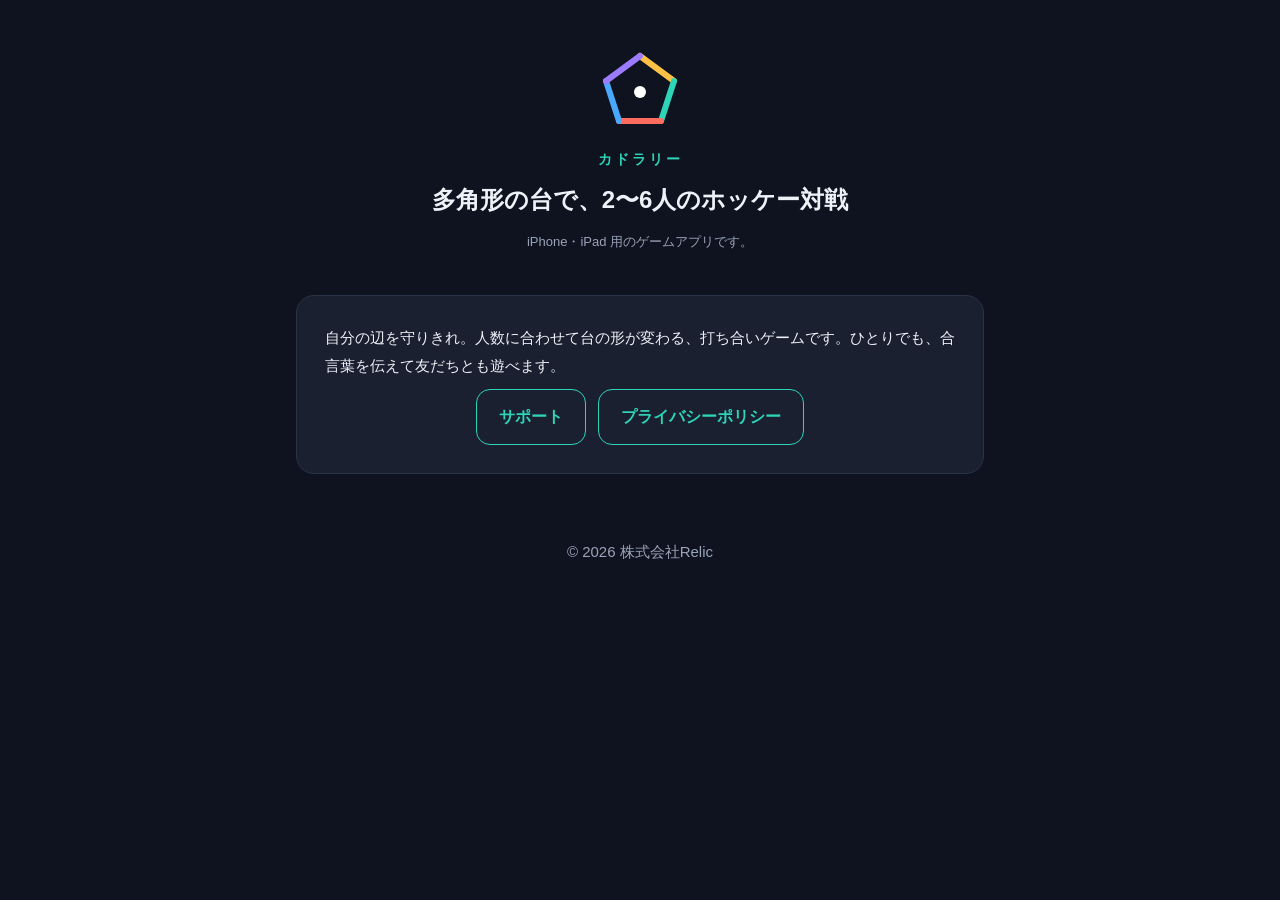
<file: index.html>
<!DOCTYPE html>
<html lang="ja">
<head>
<meta charset="UTF-8">
<meta name="viewport" content="width=device-width, initial-scale=1.0">
<title>カドラリー</title>
<link rel="stylesheet" href="style.css">
</head>
<body>
<header>
  <svg width="84" height="84" viewBox="0 0 84 84" aria-hidden="true"><g fill="none" stroke-width="6" stroke-linecap="round"><line x1="42" y1="8" x2="76" y2="33" stroke="#ffc145"/><line x1="76" y1="33" x2="63" y2="73" stroke="#2dd4b8"/><line x1="63" y1="73" x2="21" y2="73" stroke="#ff6b5e"/><line x1="21" y1="73" x2="8" y2="33" stroke="#4aa8ff"/><line x1="8" y1="33" x2="42" y2="8" stroke="#9b7bff"/></g><circle cx="42" cy="44" r="6" fill="#fff"/></svg>
  <p class="app">カドラリー</p>
  <h1>多角形の台で、2〜6人のホッケー対戦</h1>
  <p class="note">iPhone・iPad 用のゲームアプリです。</p>
</header>
<main>
  <section>
    <p class="lead">自分の辺を守りきれ。人数に合わせて台の形が変わる、打ち合いゲームです。ひとりでも、合言葉を伝えて友だちとも遊べます。</p>
    <div class="links">
      <a href="support.html">サポート</a>
      <a href="privacy.html">プライバシーポリシー</a>
    </div>
  </section>
</main>
<footer><p>© 2026 株式会社Relic</p></footer>
</body>
</html>
</file>
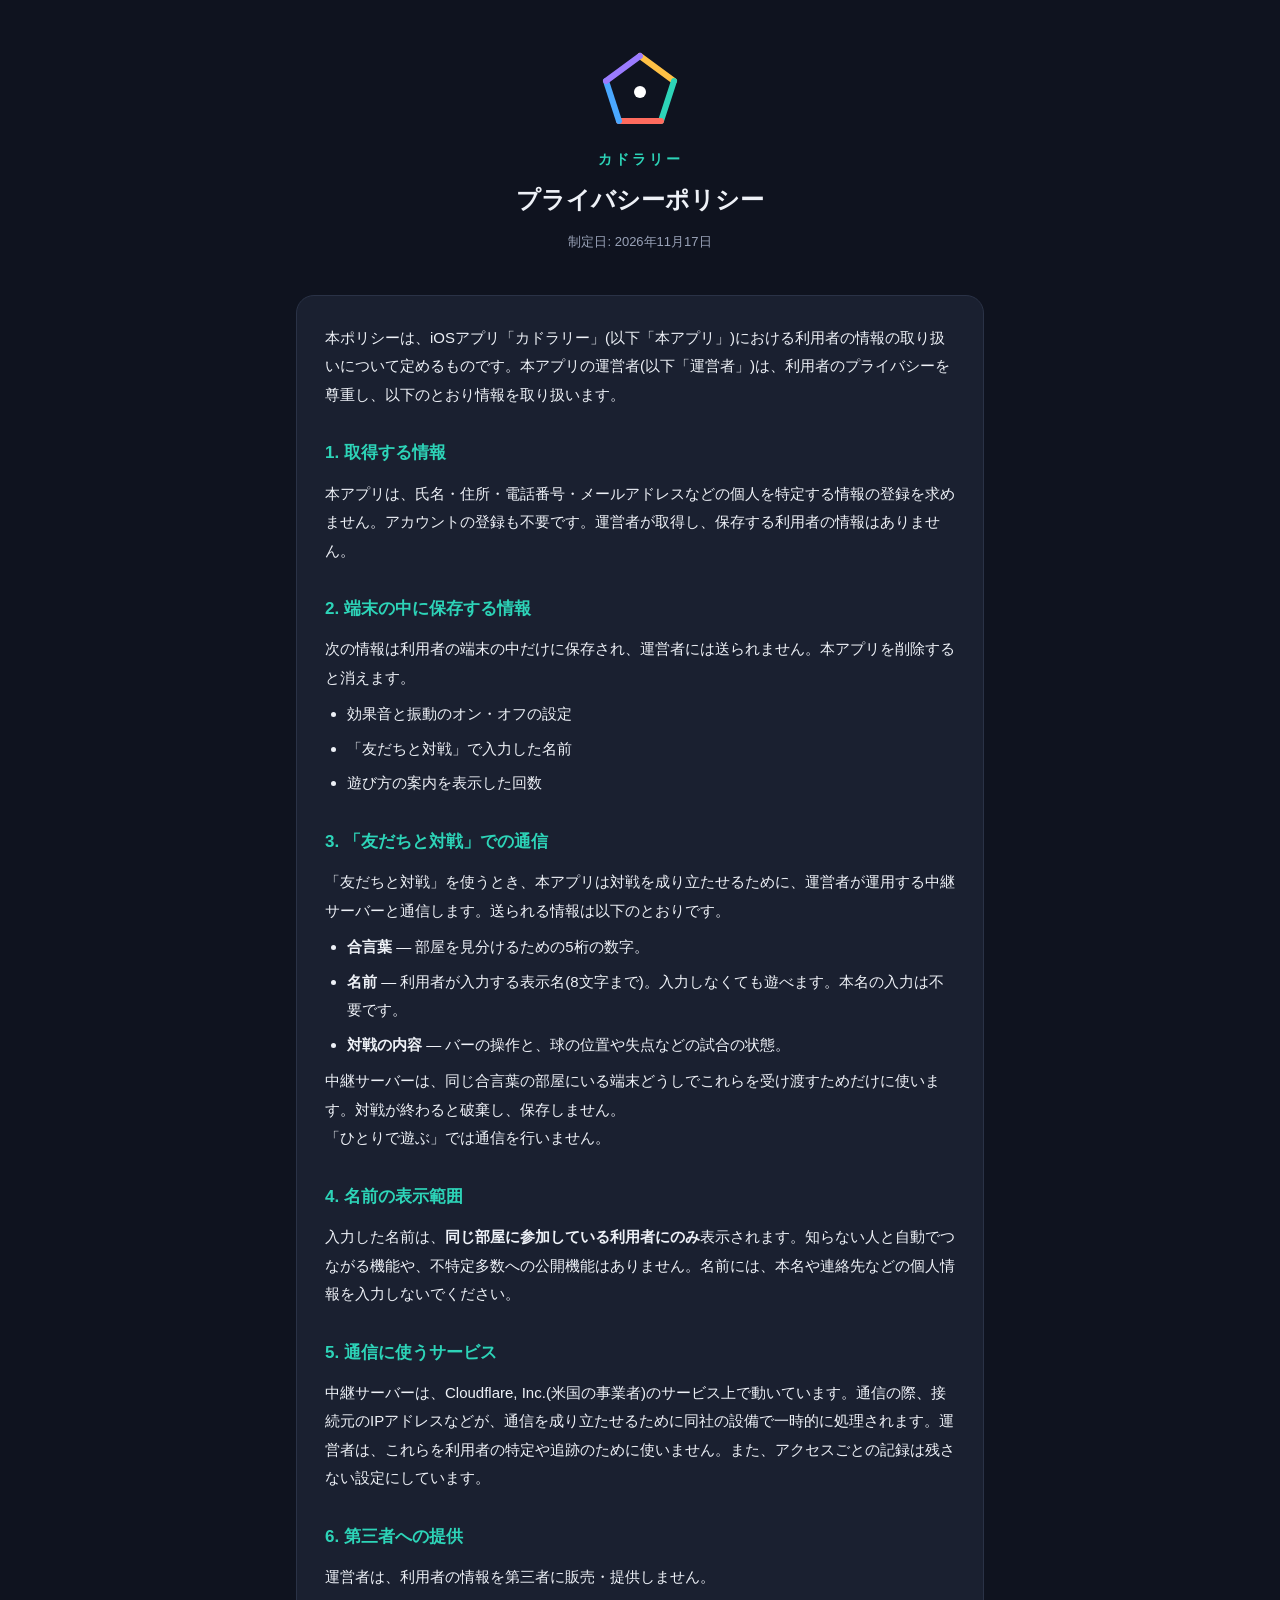
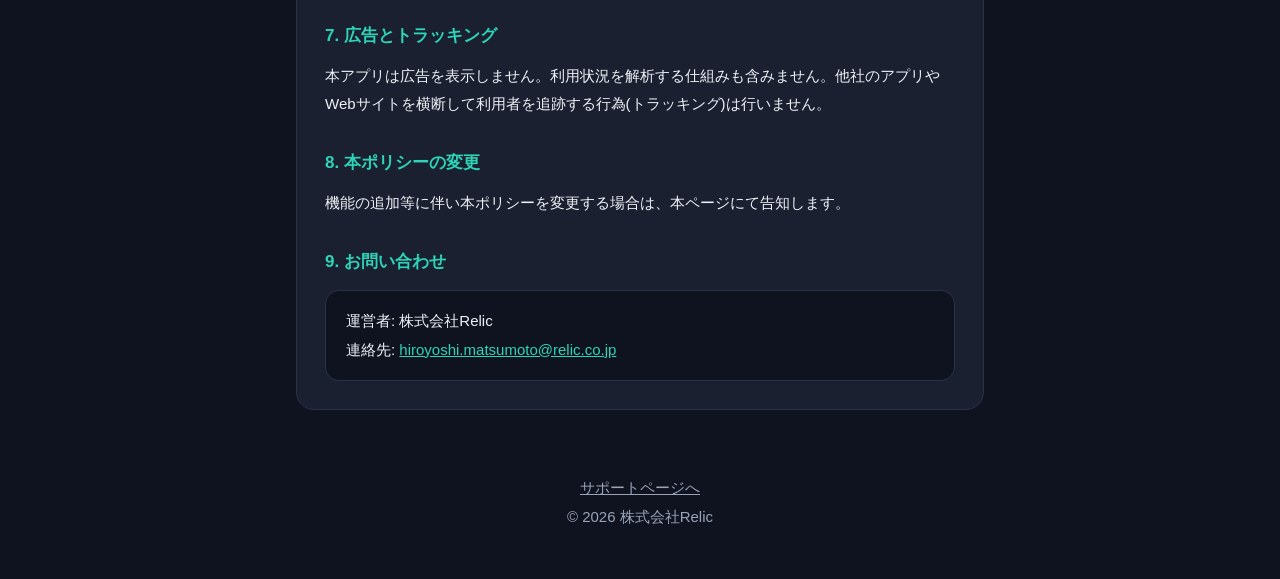
<file: privacy.html>
<!DOCTYPE html>
<html lang="ja">
<head>
<meta charset="UTF-8">
<meta name="viewport" content="width=device-width, initial-scale=1.0">
<title>プライバシーポリシー | カドラリー</title>
<link rel="stylesheet" href="style.css">
</head>
<body>
<header>
  <svg width="84" height="84" viewBox="0 0 84 84" aria-hidden="true"><g fill="none" stroke-width="6" stroke-linecap="round"><line x1="42" y1="8" x2="76" y2="33" stroke="#ffc145"/><line x1="76" y1="33" x2="63" y2="73" stroke="#2dd4b8"/><line x1="63" y1="73" x2="21" y2="73" stroke="#ff6b5e"/><line x1="21" y1="73" x2="8" y2="33" stroke="#4aa8ff"/><line x1="8" y1="33" x2="42" y2="8" stroke="#9b7bff"/></g><circle cx="42" cy="44" r="6" fill="#fff"/></svg>
  <p class="app">カドラリー</p>
  <h1>プライバシーポリシー</h1>
  <p class="note">制定日: 2026年11月17日</p>
</header>
<main>
  <article>
    <p class="lead">本ポリシーは、iOSアプリ「カドラリー」(以下「本アプリ」)における利用者の情報の取り扱いについて定めるものです。本アプリの運営者(以下「運営者」)は、利用者のプライバシーを尊重し、以下のとおり情報を取り扱います。</p>

    <h2>1. 取得する情報</h2>
    <p>本アプリは、氏名・住所・電話番号・メールアドレスなどの個人を特定する情報の登録を求めません。アカウントの登録も不要です。運営者が取得し、保存する利用者の情報はありません。</p>

    <h2>2. 端末の中に保存する情報</h2>
    <p>次の情報は利用者の端末の中だけに保存され、運営者には送られません。本アプリを削除すると消えます。</p>
    <ul>
      <li>効果音と振動のオン・オフの設定</li>
      <li>「友だちと対戦」で入力した名前</li>
      <li>遊び方の案内を表示した回数</li>
    </ul>

    <h2>3. 「友だちと対戦」での通信</h2>
    <p>「友だちと対戦」を使うとき、本アプリは対戦を成り立たせるために、運営者が運用する中継サーバーと通信します。送られる情報は以下のとおりです。</p>
    <ul>
      <li><strong>合言葉</strong> — 部屋を見分けるための5桁の数字。</li>
      <li><strong>名前</strong> — 利用者が入力する表示名(8文字まで)。入力しなくても遊べます。本名の入力は不要です。</li>
      <li><strong>対戦の内容</strong> — バーの操作と、球の位置や失点などの試合の状態。</li>
    </ul>
    <p>中継サーバーは、同じ合言葉の部屋にいる端末どうしでこれらを受け渡すためだけに使います。対戦が終わると破棄し、保存しません。</p>
    <p>「ひとりで遊ぶ」では通信を行いません。</p>

    <h2>4. 名前の表示範囲</h2>
    <p>入力した名前は、<strong>同じ部屋に参加している利用者にのみ</strong>表示されます。知らない人と自動でつながる機能や、不特定多数への公開機能はありません。名前には、本名や連絡先などの個人情報を入力しないでください。</p>

    <h2>5. 通信に使うサービス</h2>
    <p>中継サーバーは、Cloudflare, Inc.(米国の事業者)のサービス上で動いています。通信の際、接続元のIPアドレスなどが、通信を成り立たせるために同社の設備で一時的に処理されます。運営者は、これらを利用者の特定や追跡のために使いません。また、アクセスごとの記録は残さない設定にしています。</p>

    <h2>6. 第三者への提供</h2>
    <p>運営者は、利用者の情報を第三者に販売・提供しません。</p>

    <h2>7. 広告とトラッキング</h2>
    <p>本アプリは広告を表示しません。利用状況を解析する仕組みも含みません。他社のアプリやWebサイトを横断して利用者を追跡する行為(トラッキング)は行いません。</p>

    <h2>8. 本ポリシーの変更</h2>
    <p>機能の追加等に伴い本ポリシーを変更する場合は、本ページにて告知します。</p>

    <h2>9. お問い合わせ</h2>
    <div class="contact">
      運営者: 株式会社Relic<br>
      連絡先: <a href="mailto:hiroyoshi.matsumoto@relic.co.jp">hiroyoshi.matsumoto@relic.co.jp</a>
    </div>
  </article>
</main>
<footer>
  <p><a href="support.html">サポートページへ</a></p>
  <p>© 2026 株式会社Relic</p>
</footer>
</body>
</html>
</file>
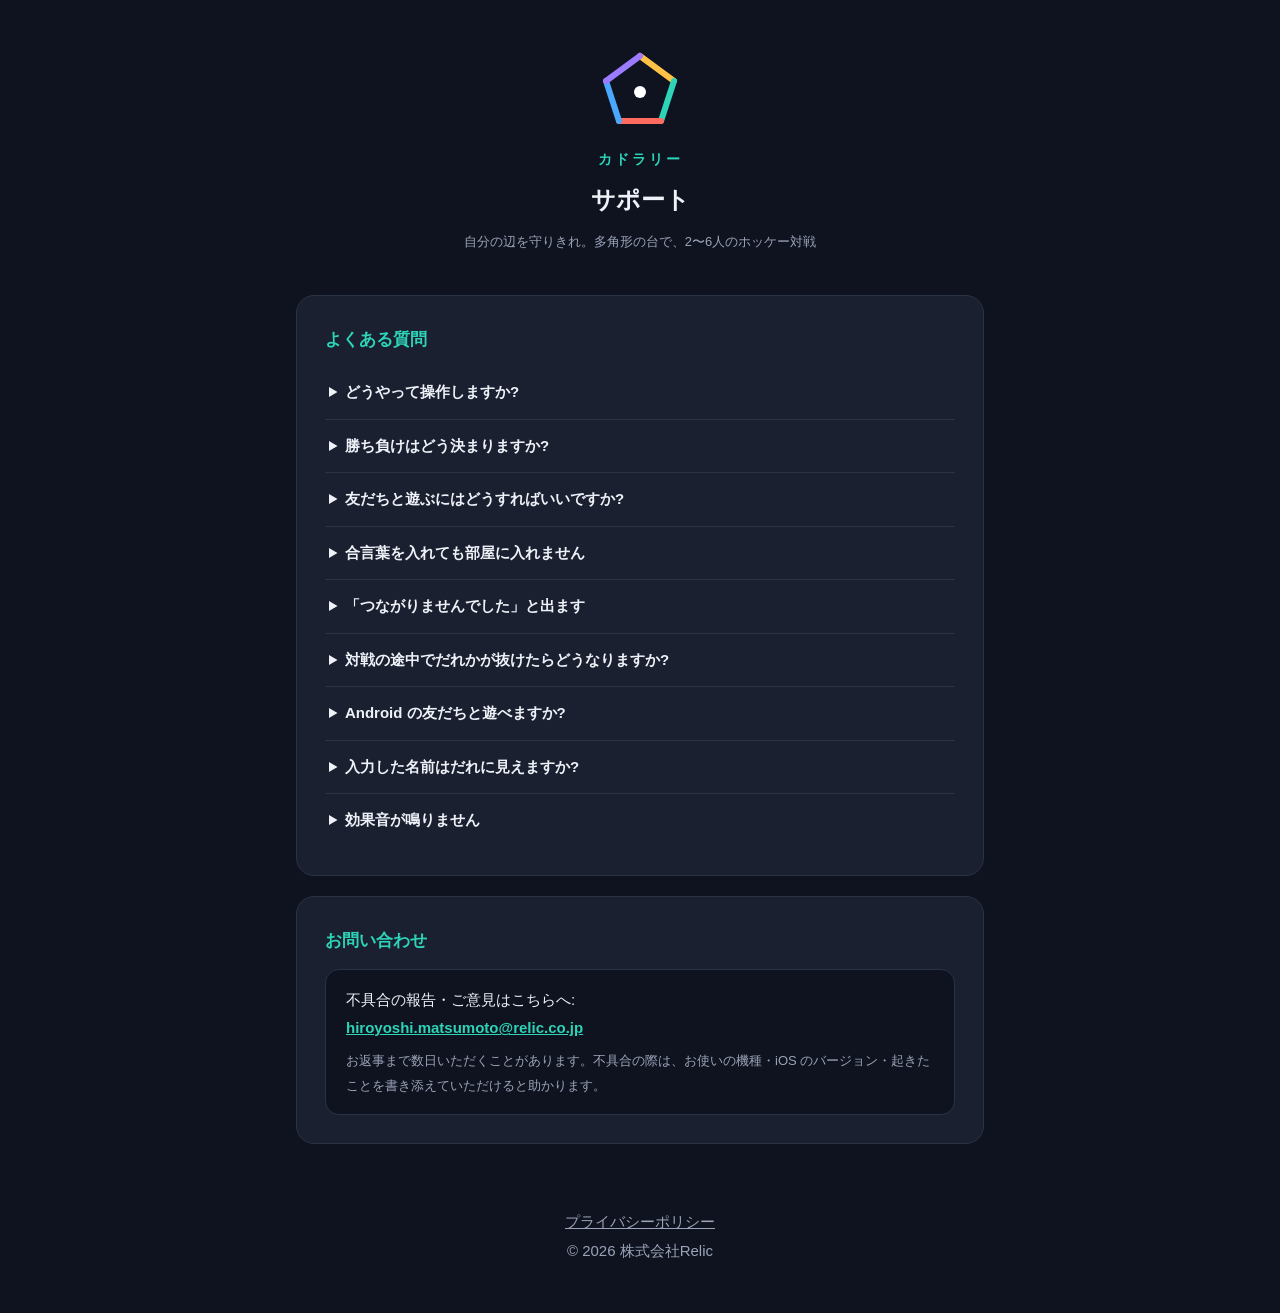
<file: support.html>
<!DOCTYPE html>
<html lang="ja">
<head>
<meta charset="UTF-8">
<meta name="viewport" content="width=device-width, initial-scale=1.0">
<title>サポート | カドラリー</title>
<link rel="stylesheet" href="style.css">
</head>
<body>
<header>
  <svg width="84" height="84" viewBox="0 0 84 84" aria-hidden="true"><g fill="none" stroke-width="6" stroke-linecap="round"><line x1="42" y1="8" x2="76" y2="33" stroke="#ffc145"/><line x1="76" y1="33" x2="63" y2="73" stroke="#2dd4b8"/><line x1="63" y1="73" x2="21" y2="73" stroke="#ff6b5e"/><line x1="21" y1="73" x2="8" y2="33" stroke="#4aa8ff"/><line x1="8" y1="33" x2="42" y2="8" stroke="#9b7bff"/></g><circle cx="42" cy="44" r="6" fill="#fff"/></svg>
  <p class="app">カドラリー</p>
  <h1>サポート</h1>
  <p class="note">自分の辺を守りきれ。多角形の台で、2〜6人のホッケー対戦</p>
</header>
<main>
  <section>
    <h2>よくある質問</h2>

    <details>
      <summary>どうやって操作しますか?</summary>
      <p>画面のどこでも、指を左右になぞるとバーが動きます。指を上にサッとはじくか、画面をトンとタップするとスマッシュです。その直後にバーで打つと、速い球になります。アプリの「遊び方」でも確認できます。</p>
    </details>

    <details>
      <summary>勝ち負けはどう決まりますか?</summary>
      <p>1分30秒たったとき、失点がいちばん少ない人の勝ちです。失点は「−1」「−2」のように表示されます。同じ失点の人は同じ順位になります。</p>
    </details>

    <details>
      <summary>友だちと遊ぶにはどうすればいいですか?</summary>
      <p>「友だちと対戦」で、ひとりが「部屋を作る」を押すと、5桁の合言葉が表示されます。ほかの人は同じ画面で合言葉を入れて「この部屋に入る」を押してください。2人以上そろうと、部屋を作った人が対戦を始められます(最大6人)。アカウントの登録は要りません。</p>
    </details>

    <details>
      <summary>合言葉を入れても部屋に入れません</summary>
      <p>次の場合、部屋には入れません: 合言葉の入力ちがい(数字5桁です)/部屋がすでに満員(6人)/対戦がすでに始まっている/部屋を作った人が部屋を出た。部屋は作ってから15分で閉じます。うまくいかないときは、新しい部屋を作ってもらうのが確実です。</p>
    </details>

    <details>
      <summary>「つながりませんでした」と出ます</summary>
      <p>「友だちと対戦」にはインターネット接続が必要です。Wi‑Fi かモバイル通信がつながっているかを確かめて、もう一度お試しください。「ひとりで遊ぶ」は、通信なしで遊べます。</p>
    </details>

    <details>
      <summary>対戦の途中でだれかが抜けたらどうなりますか?</summary>
      <p>抜けた人のバーは CPU が引き継ぎ、試合は最後まで続きます。自分以外の全員が抜けた場合は、対戦を終了します。途中で抜けた対戦に戻ることはできません。</p>
    </details>

    <details>
      <summary>Android の友だちと遊べますか?</summary>
      <p>現在、カドラリーは iPhone・iPad 専用です。遊ぶ全員の端末に本アプリのインストールが必要です。</p>
    </details>

    <details>
      <summary>入力した名前はだれに見えますか?</summary>
      <p>同じ部屋で遊んだ人にだけ表示されます。サーバーには保存されません。くわしくは<a href="privacy.html">プライバシーポリシー</a>をご覧ください。</p>
    </details>

    <details>
      <summary>効果音が鳴りません</summary>
      <p>本体の消音スイッチ(消音モード)がオンのときは、効果音は鳴りません。アプリの「設定」で効果音がオンになっているかもご確認ください。</p>
    </details>
  </section>

  <section>
    <h2>お問い合わせ</h2>
    <div class="contact">
      不具合の報告・ご意見はこちらへ:<br>
      <strong><a href="mailto:hiroyoshi.matsumoto@relic.co.jp">hiroyoshi.matsumoto@relic.co.jp</a></strong>
      <small>お返事まで数日いただくことがあります。不具合の際は、お使いの機種・iOS のバージョン・起きたことを書き添えていただけると助かります。</small>
    </div>
  </section>
</main>
<footer>
  <p><a href="privacy.html">プライバシーポリシー</a></p>
  <p>© 2026 株式会社Relic</p>
</footer>
</body>
</html>
</file>
<file: style.css>
:root {
  --bg: #0f131f; --panel: #1a2030; --line: #2a3246; --ink: #eef1f7; --sub: #9aa3b8;
  --accent: #2dd4b8; --red: #ff6b5e; --yellow: #ffc145; --purple: #9b7bff; --blue: #4aa8ff;
}
* { box-sizing: border-box; margin: 0; padding: 0; }
body {
  font-family: -apple-system, BlinkMacSystemFont, "Hiragino Sans", "Hiragino Kaku Gothic ProN", "Noto Sans JP", sans-serif;
  background: var(--bg); color: var(--ink); line-height: 1.9;
}
header { text-align: center; padding: 48px 24px 8px; }
header svg { display: block; margin: 0 auto 14px; }
header .app { font-size: 14px; color: var(--accent); letter-spacing: 3px; font-weight: 700; }
header h1 { font-size: 24px; font-weight: 800; margin-top: 4px; }
header .note { font-size: 13px; color: var(--sub); margin-top: 8px; }
main { max-width: 720px; margin: 32px auto 64px; padding: 0 16px; }
section, article {
  background: var(--panel); border: 1px solid var(--line); border-radius: 18px;
  padding: 28px; margin-bottom: 20px;
}
h2 { font-size: 17px; font-weight: 700; color: var(--accent); margin: 28px 0 10px; }
section > h2:first-child, article > h2:first-child { margin-top: 0; }
p, li { font-size: 15px; }
p.lead { margin-bottom: 8px; }
ul { padding-left: 22px; margin: 8px 0; }
li { margin: 6px 0; }
strong { font-weight: 700; }
details { border-bottom: 1px solid var(--line); padding: 12px 0; }
details:last-of-type { border-bottom: none; }
summary { font-size: 15px; font-weight: 600; cursor: pointer; padding-left: 4px; }
details p { margin-top: 8px; padding-left: 20px; color: #d5dae6; }
.contact { background: var(--bg); border: 1px solid var(--line); border-radius: 14px; padding: 16px 20px; margin-top: 12px; font-size: 15px; }
.contact small { display: block; color: var(--sub); margin-top: 6px; font-size: 13px; }
a { color: var(--accent); }
a:focus-visible, summary:focus-visible { outline: 3px solid var(--accent); outline-offset: 2px; border-radius: 4px; }
.links { display: flex; gap: 12px; flex-wrap: wrap; justify-content: center; margin-top: 8px; }
.links a {
  display: inline-block; padding: 12px 22px; border-radius: 14px; border: 1px solid var(--accent);
  text-decoration: none; font-weight: 700;
}
footer { text-align: center; padding: 0 24px 48px; font-size: 13px; color: var(--sub); }
footer a { color: var(--sub); }
@media (max-width: 480px) { section, article { padding: 22px 18px; } }
</file>
